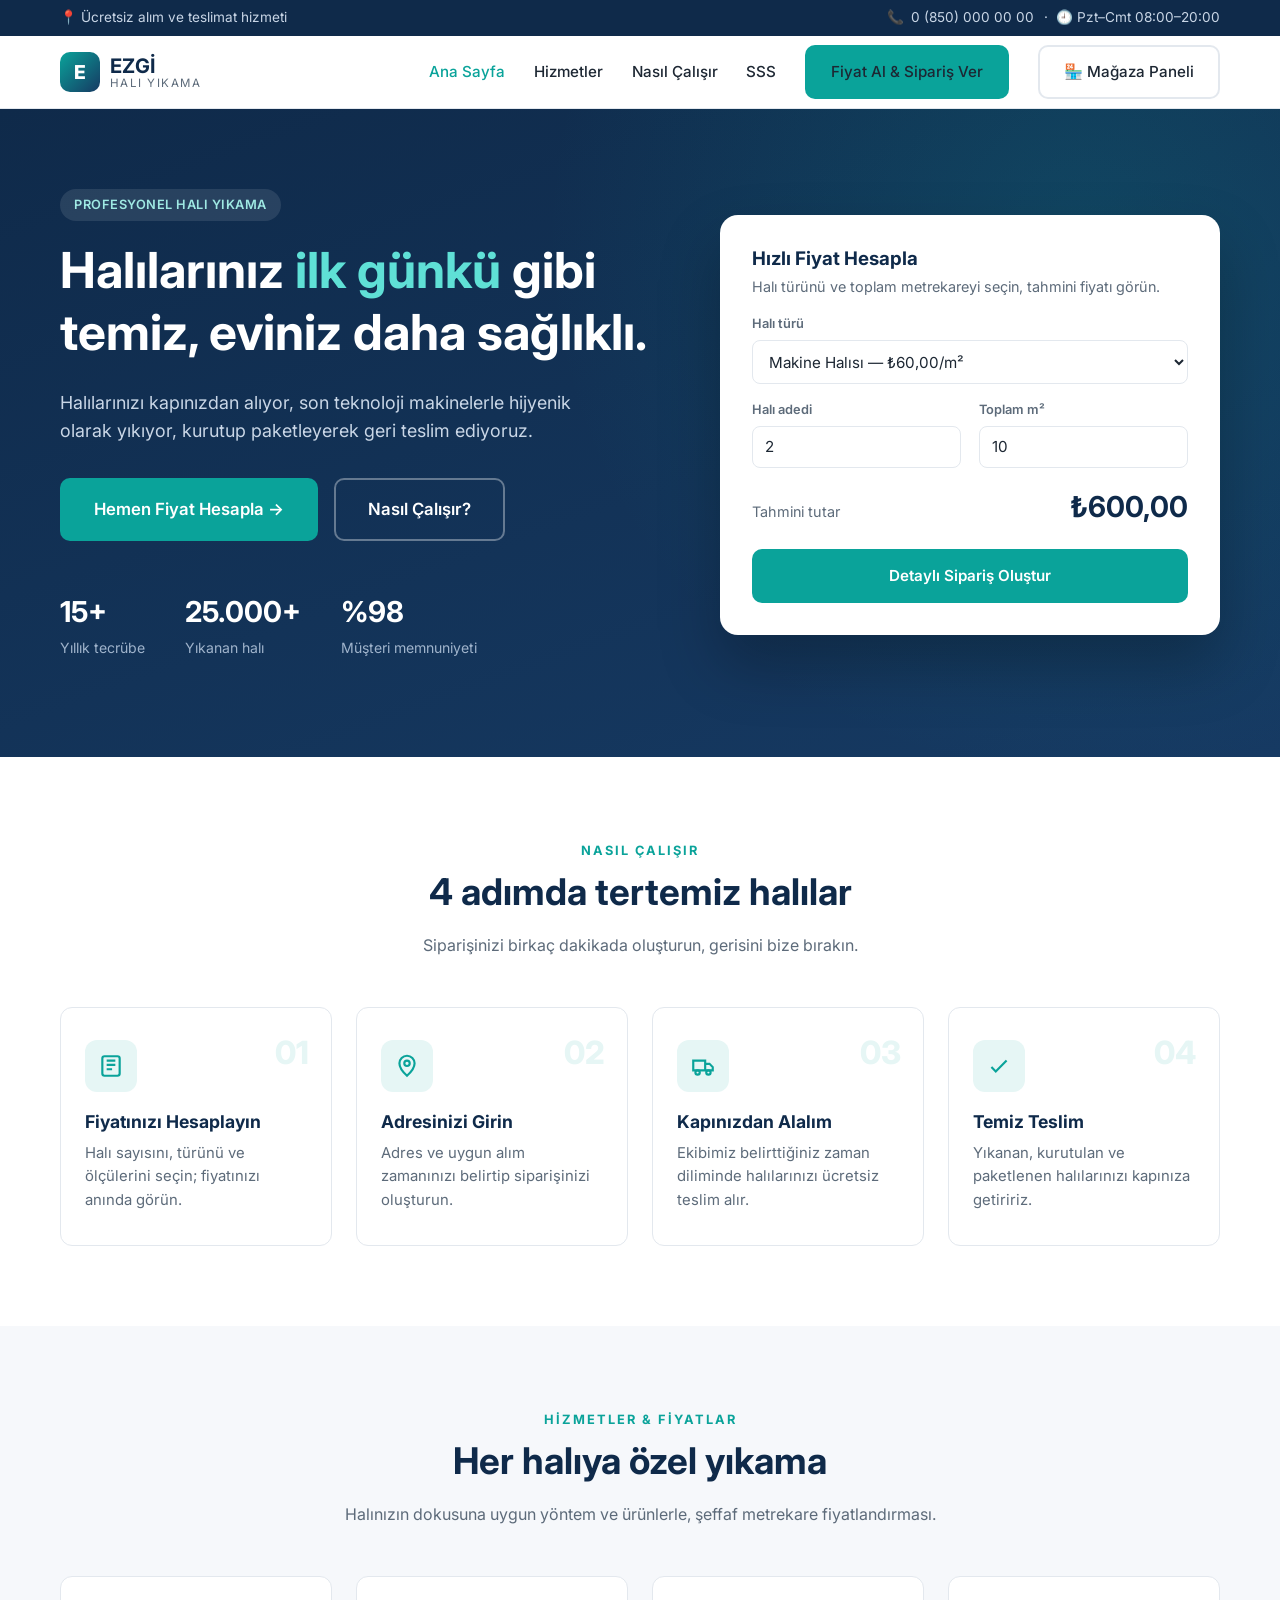
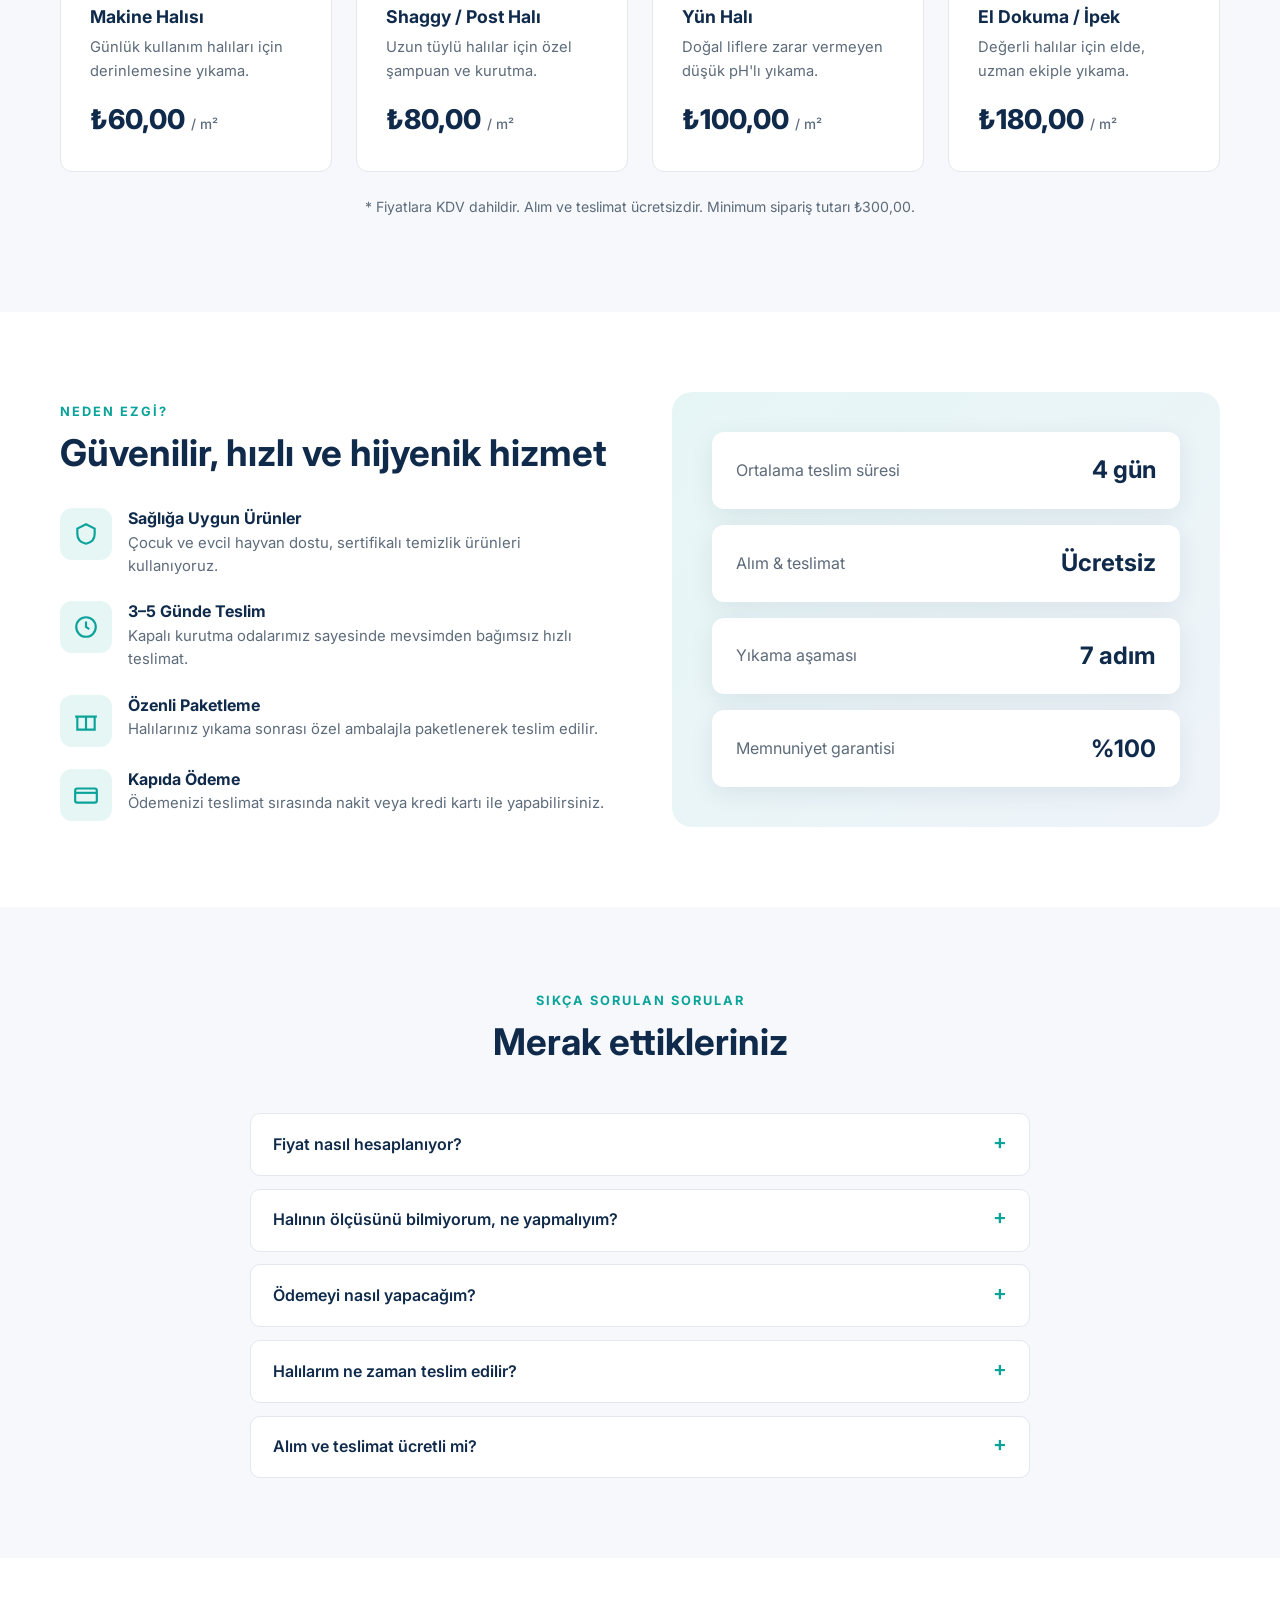
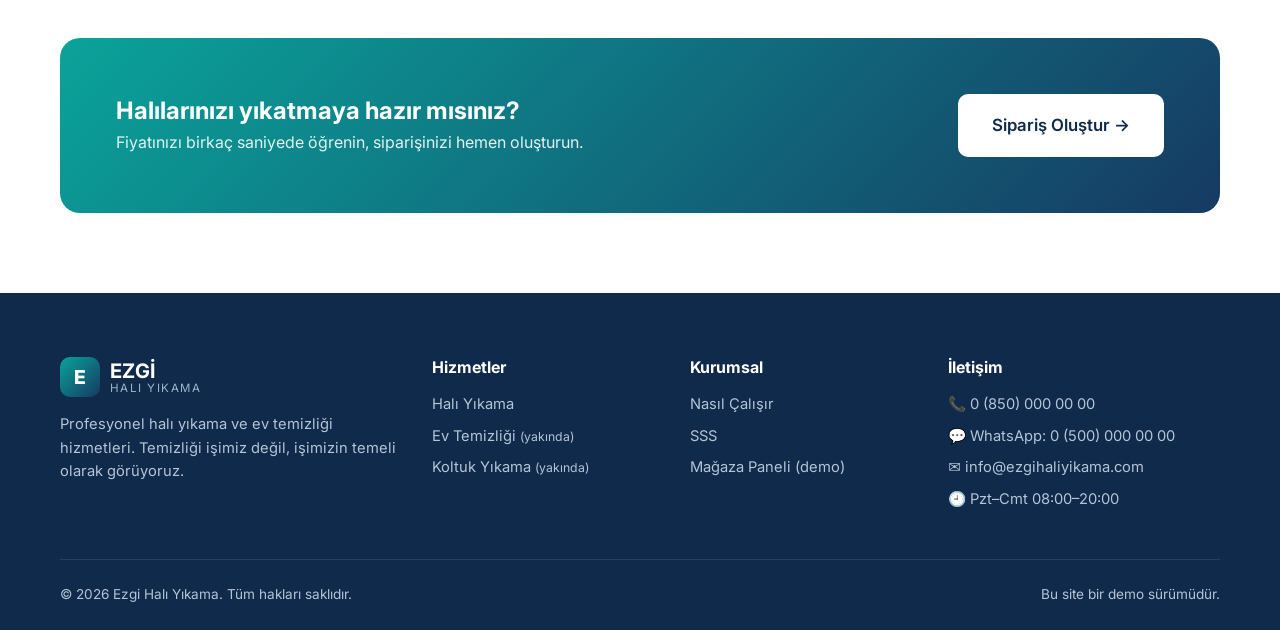
<file: index.html>
<!DOCTYPE html>
<html lang="tr">
<head>
  <meta charset="UTF-8" />
  <meta name="viewport" content="width=device-width, initial-scale=1.0" />
  <title>Ezgi Halı Yıkama | Profesyonel Halı Yıkama ve Ev Temizliği</title>
  <meta name="description" content="Ezgi Halı Yıkama: Ücretsiz servisle kapınızdan alıp, hijyenik olarak yıkayıp teslim ediyoruz. Fiyatınızı hemen hesaplayın, online sipariş verin." />
  <link rel="preconnect" href="https://fonts.googleapis.com" />
  <link href="https://fonts.googleapis.com/css2?family=Inter:wght@400;500;600;700;800&display=swap" rel="stylesheet" />
  <link rel="stylesheet" href="css/style.css" />
</head>
<body>

  <!-- Üst bilgi -->
  <div class="topbar">
    <div class="container">
      <span>📍 Ücretsiz alım ve teslimat hizmeti</span>
      <span>📞 <span class="js-phone">0 (850) 000 00 00</span> &nbsp;·&nbsp; 🕘 Pzt–Cmt 08:00–20:00</span>
    </div>
  </div>

  <!-- Header -->
  <header class="header">
    <div class="container">
      <a href="index.html" class="logo">
        <div class="logo-mark">E</div>
        <div class="logo-text"><strong>EZGİ</strong><small>Halı Yıkama</small></div>
      </a>
      <nav class="nav">
        <a href="index.html" class="active">Ana Sayfa</a>
        <a href="#hizmetler">Hizmetler</a>
        <a href="#nasil">Nasıl Çalışır</a>
        <a href="#sss">SSS</a>
        <a href="siparis.html" class="btn btn-primary">Fiyat Al & Sipariş Ver</a>
        <a href="panel.html" class="btn btn-outline" title="Mağaza paneline geç (demo)">🏪 Mağaza Paneli</a>
      </nav>
      <button class="nav-toggle" aria-label="Menü"><span></span><span></span><span></span></button>
    </div>
  </header>

  <!-- Hero -->
  <section class="hero">
    <div class="container">
      <div>
        <span class="badge">PROFESYONEL HALI YIKAMA</span>
        <h1>Halılarınız <em>ilk günkü</em> gibi temiz, eviniz daha sağlıklı.</h1>
        <p class="lead">Halılarınızı kapınızdan alıyor, son teknoloji makinelerle hijyenik olarak yıkıyor, kurutup paketleyerek geri teslim ediyoruz.</p>
        <div class="hero-actions">
          <a href="siparis.html" class="btn btn-primary btn-lg">Hemen Fiyat Hesapla →</a>
          <a href="#nasil" class="btn btn-outline btn-lg">Nasıl Çalışır?</a>
        </div>
        <div class="hero-stats">
          <div><strong>15+</strong><span>Yıllık tecrübe</span></div>
          <div><strong>25.000+</strong><span>Yıkanan halı</span></div>
          <div><strong>%98</strong><span>Müşteri memnuniyeti</span></div>
        </div>
      </div>

      <!-- Hızlı hesaplama kartı -->
      <div class="hero-card">
        <h3>Hızlı Fiyat Hesapla</h3>
        <p class="muted">Halı türünü ve toplam metrekareyi seçin, tahmini fiyatı görün.</p>
        <div class="field" style="margin-top:1rem">
          <label for="qType">Halı türü</label>
          <select id="qType"></select>
        </div>
        <div class="form-grid" style="margin-top:1rem">
          <div class="field">
            <label for="qCount">Halı adedi</label>
            <input id="qCount" type="number" min="1" value="2" />
          </div>
          <div class="field">
            <label for="qM2">Toplam m²</label>
            <input id="qM2" type="number" min="1" step="0.5" value="10" />
          </div>
        </div>
        <div class="summary-total">
          <span class="muted">Tahmini tutar</span>
          <strong id="qTotal">—</strong>
        </div>
        <a href="siparis.html" id="qGo" class="btn btn-primary" style="width:100%;margin-top:1.2rem">Detaylı Sipariş Oluştur</a>
      </div>
    </div>
  </section>

  <!-- Nasıl çalışır -->
  <section id="nasil">
    <div class="container">
      <div class="section-head">
        <span class="eyebrow">Nasıl Çalışır</span>
        <h2>4 adımda tertemiz halılar</h2>
        <p class="muted">Siparişinizi birkaç dakikada oluşturun, gerisini bize bırakın.</p>
      </div>
      <div class="steps">
        <div class="step">
          <div class="icon"><svg viewBox="0 0 24 24" fill="none" stroke="currentColor" stroke-width="2"><rect x="4" y="3" width="16" height="18" rx="2"/><path d="M8 7h8M8 11h8M8 15h5"/></svg></div>
          <h3>Fiyatınızı Hesaplayın</h3>
          <p>Halı sayısını, türünü ve ölçülerini seçin; fiyatınızı anında görün.</p>
        </div>
        <div class="step">
          <div class="icon"><svg viewBox="0 0 24 24" fill="none" stroke="currentColor" stroke-width="2"><path d="M12 21s-7-6.2-7-11.5A7 7 0 0 1 19 9.5C19 14.8 12 21 12 21Z"/><circle cx="12" cy="9.5" r="2.5"/></svg></div>
          <h3>Adresinizi Girin</h3>
          <p>Adres ve uygun alım zamanınızı belirtip siparişinizi oluşturun.</p>
        </div>
        <div class="step">
          <div class="icon"><svg viewBox="0 0 24 24" fill="none" stroke="currentColor" stroke-width="2"><path d="M3 7h11v9H3zM14 10h4l3 3v3h-7"/><circle cx="7" cy="18" r="2"/><circle cx="17" cy="18" r="2"/></svg></div>
          <h3>Kapınızdan Alalım</h3>
          <p>Ekibimiz belirttiğiniz zaman diliminde halılarınızı ücretsiz teslim alır.</p>
        </div>
        <div class="step">
          <div class="icon"><svg viewBox="0 0 24 24" fill="none" stroke="currentColor" stroke-width="2"><path d="M5 13l4 4L19 7"/></svg></div>
          <h3>Temiz Teslim</h3>
          <p>Yıkanan, kurutulan ve paketlenen halılarınızı kapınıza getiririz.</p>
        </div>
      </div>
    </div>
  </section>

  <!-- Hizmetler & fiyatlar -->
  <section id="hizmetler" class="bg-soft">
    <div class="container">
      <div class="section-head">
        <span class="eyebrow">Hizmetler & Fiyatlar</span>
        <h2>Her halıya özel yıkama</h2>
        <p class="muted">Halınızın dokusuna uygun yöntem ve ürünlerle, şeffaf metrekare fiyatlandırması.</p>
      </div>
      <div class="cards" id="serviceCards"></div>
      <p class="muted" style="text-align:center;margin-top:1.5rem;font-size:.88rem">
        * Fiyatlara KDV dahildir. Alım ve teslimat ücretsizdir. Minimum sipariş tutarı <span id="minOrderTxt"></span>.
      </p>
    </div>
  </section>

  <!-- Neden biz -->
  <section>
    <div class="container why">
      <div>
        <div class="section-head" style="text-align:left;margin:0 0 2rem">
          <span class="eyebrow">Neden Ezgi?</span>
          <h2>Güvenilir, hızlı ve hijyenik hizmet</h2>
        </div>
        <div class="why-list">
          <div class="why-item">
            <div class="icon"><svg viewBox="0 0 24 24" fill="none" stroke="currentColor" stroke-width="2"><path d="M12 3l8 4v5c0 5-3.5 8-8 9-4.5-1-8-4-8-9V7z"/></svg></div>
            <div><h4>Sağlığa Uygun Ürünler</h4><p>Çocuk ve evcil hayvan dostu, sertifikalı temizlik ürünleri kullanıyoruz.</p></div>
          </div>
          <div class="why-item">
            <div class="icon"><svg viewBox="0 0 24 24" fill="none" stroke="currentColor" stroke-width="2"><circle cx="12" cy="12" r="9"/><path d="M12 7v5l3 2"/></svg></div>
            <div><h4>3–5 Günde Teslim</h4><p>Kapalı kurutma odalarımız sayesinde mevsimden bağımsız hızlı teslimat.</p></div>
          </div>
          <div class="why-item">
            <div class="icon"><svg viewBox="0 0 24 24" fill="none" stroke="currentColor" stroke-width="2"><path d="M20 12V8H4v4M4 12v8h16v-8M2 8h20M12 8v12"/></svg></div>
            <div><h4>Özenli Paketleme</h4><p>Halılarınız yıkama sonrası özel ambalajla paketlenerek teslim edilir.</p></div>
          </div>
          <div class="why-item">
            <div class="icon"><svg viewBox="0 0 24 24" fill="none" stroke="currentColor" stroke-width="2"><rect x="2" y="6" width="20" height="13" rx="2"/><path d="M2 10h20"/></svg></div>
            <div><h4>Kapıda Ödeme</h4><p>Ödemenizi teslimat sırasında nakit veya kredi kartı ile yapabilirsiniz.</p></div>
          </div>
        </div>
      </div>
      <div class="why-visual">
        <div class="stat"><span class="muted">Ortalama teslim süresi</span><strong>4 gün</strong></div>
        <div class="stat"><span class="muted">Alım & teslimat</span><strong>Ücretsiz</strong></div>
        <div class="stat"><span class="muted">Yıkama aşaması</span><strong>7 adım</strong></div>
        <div class="stat"><span class="muted">Memnuniyet garantisi</span><strong>%100</strong></div>
      </div>
    </div>
  </section>

  <!-- SSS -->
  <section id="sss" class="bg-soft">
    <div class="container">
      <div class="section-head">
        <span class="eyebrow">Sıkça Sorulan Sorular</span>
        <h2>Merak ettikleriniz</h2>
      </div>
      <div class="faq">
        <details>
          <summary>Fiyat nasıl hesaplanıyor?</summary>
          <p>Fiyat, halı türüne göre belirlenen metrekare birim fiyatı ile halının metrekaresinin çarpılmasıyla hesaplanır. Sipariş ekranında her halı için ayrı ayrı hesaplama görürsünüz.</p>
        </details>
        <details>
          <summary>Halının ölçüsünü bilmiyorum, ne yapmalıyım?</summary>
          <p>Hazır ölçülerden size en yakın olanı seçebilirsiniz. Halılar teslim alınırken ekibimiz tarafından ölçülür; kesin tutar bu ölçüme göre belirlenir ve size bildirilir.</p>
        </details>
        <details>
          <summary>Ödemeyi nasıl yapacağım?</summary>
          <p>Şu an online ödeme bulunmamaktadır. Ödemenizi halılarınız teslim edilirken nakit veya kredi kartı ile yapabilirsiniz.</p>
        </details>
        <details>
          <summary>Halılarım ne zaman teslim edilir?</summary>
          <p>Halılarınız teslim alındıktan sonra ortalama 3–5 iş günü içinde yıkanıp kurutularak adresinize teslim edilir.</p>
        </details>
        <details>
          <summary>Alım ve teslimat ücretli mi?</summary>
          <p>Hayır. Hizmet bölgemiz içinde alım ve teslimat tamamen ücretsizdir.</p>
        </details>
      </div>
    </div>
  </section>

  <!-- CTA -->
  <section>
    <div class="container">
      <div class="cta">
        <div>
          <h2>Halılarınızı yıkatmaya hazır mısınız?</h2>
          <p>Fiyatınızı birkaç saniyede öğrenin, siparişinizi hemen oluşturun.</p>
        </div>
        <a href="siparis.html" class="btn btn-light btn-lg">Sipariş Oluştur →</a>
      </div>
    </div>
  </section>

  <!-- Footer -->
  <footer class="footer">
    <div class="container">
      <div class="footer-grid">
        <div>
          <div class="logo" style="margin-bottom:1rem">
            <div class="logo-mark">E</div>
            <div class="logo-text"><strong>EZGİ</strong><small style="color:#9fb3cb">Halı Yıkama</small></div>
          </div>
          <p>Profesyonel halı yıkama ve ev temizliği hizmetleri. Temizliği işimiz değil, işimizin temeli olarak görüyoruz.</p>
        </div>
        <div>
          <h4>Hizmetler</h4>
          <ul>
            <li><a href="#hizmetler">Halı Yıkama</a></li>
            <li><a href="#" title="Yakında">Ev Temizliği <small>(yakında)</small></a></li>
            <li><a href="#" title="Yakında">Koltuk Yıkama <small>(yakında)</small></a></li>
          </ul>
        </div>
        <div>
          <h4>Kurumsal</h4>
          <ul>
            <li><a href="#nasil">Nasıl Çalışır</a></li>
            <li><a href="#sss">SSS</a></li>
            <li><a href="panel.html">Mağaza Paneli (demo)</a></li>
          </ul>
        </div>
        <div>
          <h4>İletişim</h4>
          <ul>
            <li>📞 <span class="js-phone">0 (850) 000 00 00</span></li>
            <li>💬 WhatsApp: <span class="js-wa"></span></li>
            <li>✉️ <span class="js-mail"></span></li>
            <li>🕘 Pzt–Cmt 08:00–20:00</li>
          </ul>
        </div>
      </div>
      <div class="footer-bottom">
        <span>© <span data-year></span> Ezgi Halı Yıkama. Tüm hakları saklıdır.</span>
        <span>Bu site bir demo sürümüdür.</span>
      </div>
    </div>
  </footer>

  <script src="js/data.js"></script>
  <script>
    // Hizmet kartları
    document.getElementById("serviceCards").innerHTML = EZGI.rugTypes.map(t => `
      <div class="card">
        <h3>${t.name}</h3>
        <p>${t.desc}</p>
        <div class="price">${fmtTL(t.price)} <small>/ m²</small></div>
      </div>`).join("");
    document.getElementById("minOrderTxt").textContent = fmtTL(EZGI.minOrder);
    document.querySelectorAll(".js-phone").forEach(e => e.textContent = EZGI.phone);
    document.querySelectorAll(".js-wa").forEach(e => e.textContent = EZGI.whatsapp);
    document.querySelectorAll(".js-mail").forEach(e => e.textContent = EZGI.email);

    // Hızlı hesaplama
    const qType = document.getElementById("qType");
    qType.innerHTML = EZGI.rugTypes.map(t => `<option value="${t.id}">${t.name} — ${fmtTL(t.price)}/m²</option>`).join("");
    const qCount = document.getElementById("qCount"), qM2 = document.getElementById("qM2");
    function quick() {
      const m2 = Math.max(0, parseFloat(qM2.value) || 0);
      const total = m2 * getRugType(qType.value).price;
      document.getElementById("qTotal").textContent = m2 ? fmtTL(Math.max(total, EZGI.minOrder)) : "—";
      document.getElementById("qGo").href = `siparis.html?tur=${qType.value}&adet=${parseInt(qCount.value) || 1}&m2=${m2}`;
    }
    [qType, qCount, qM2].forEach(el => el.addEventListener("input", quick));
    quick();
  </script>
</body>
</html>
</file>
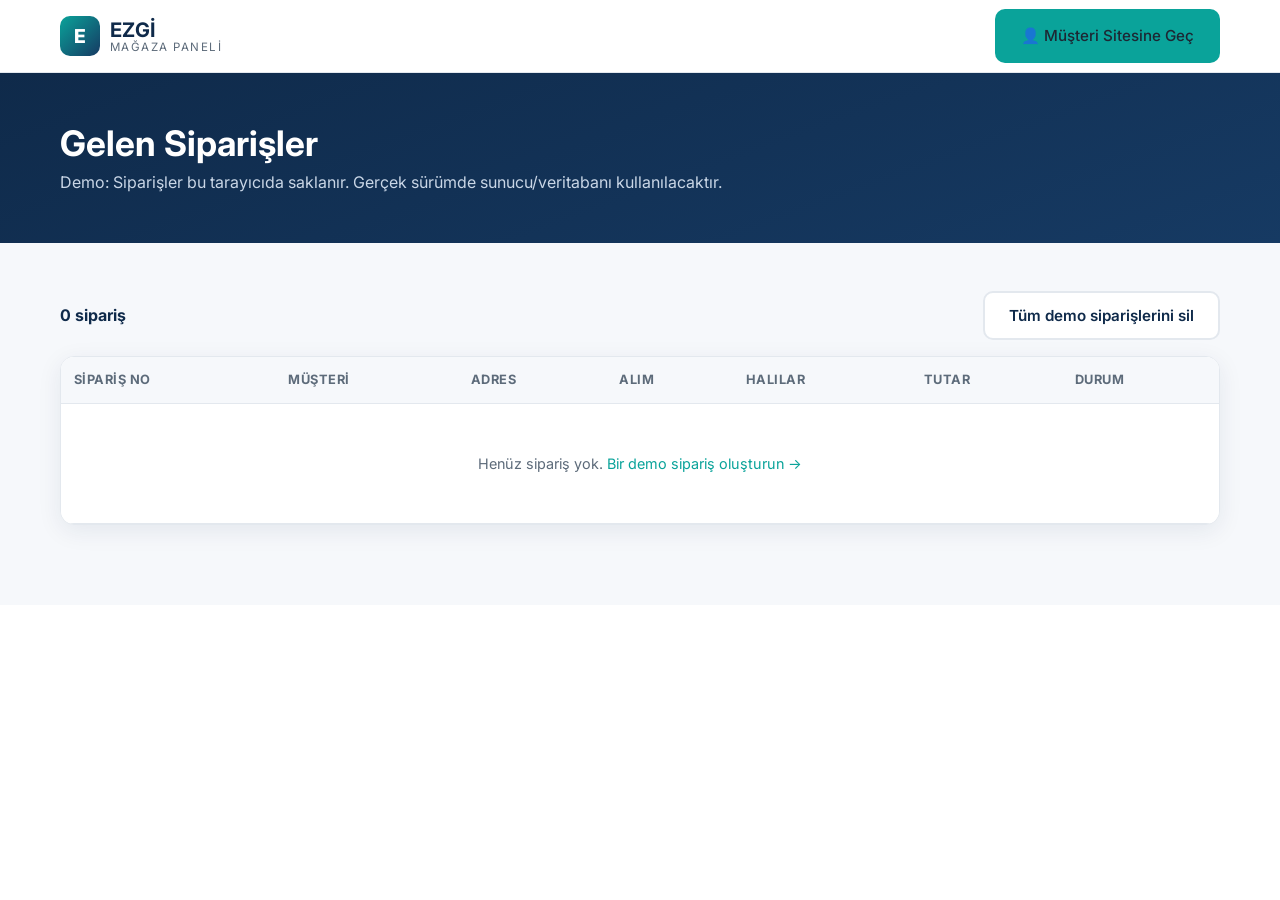
<file: panel.html>
<!DOCTYPE html>
<html lang="tr">
<head>
  <meta charset="UTF-8" />
  <meta name="viewport" content="width=device-width, initial-scale=1.0" />
  <title>Mağaza Paneli (Demo) | Ezgi Halı Yıkama</title>
  <link rel="preconnect" href="https://fonts.googleapis.com" />
  <link href="https://fonts.googleapis.com/css2?family=Inter:wght@400;500;600;700;800&display=swap" rel="stylesheet" />
  <link rel="stylesheet" href="css/style.css" />
</head>
<body>
  <header class="header">
    <div class="container">
      <a href="index.html" class="logo">
        <div class="logo-mark">E</div>
        <div class="logo-text"><strong>EZGİ</strong><small>Mağaza Paneli</small></div>
      </a>
      <nav class="nav" style="display:flex;position:static;flex-direction:row;padding:0;border:0">
        <a href="index.html" class="btn btn-primary">👤 Müşteri Sitesine Geç</a>
      </nav>
    </div>
  </header>

  <div class="page-head">
    <div class="container">
      <h1>Gelen Siparişler</h1>
      <p>Demo: Siparişler bu tarayıcıda saklanır. Gerçek sürümde sunucu/veritabanı kullanılacaktır.</p>
    </div>
  </div>

  <main class="order-wrap">
    <div class="container">
      <div style="display:flex;justify-content:space-between;align-items:center;margin-bottom:1rem;gap:1rem;flex-wrap:wrap">
        <strong id="countTxt" style="color:var(--navy)"></strong>
        <button class="btn btn-outline" id="clearAll">Tüm demo siparişlerini sil</button>
      </div>
      <div class="panel" style="padding:0;overflow-x:auto">
        <table class="admin-table">
          <thead>
            <tr><th>Sipariş No</th><th>Müşteri</th><th>Adres</th><th>Alım</th><th>Halılar</th><th>Tutar</th><th>Durum</th></tr>
          </thead>
          <tbody id="rows"></tbody>
        </table>
      </div>
    </div>
  </main>

  <script src="js/data.js"></script>
  <script>
    const esc = (s) => String(s ?? "").replace(/[&<>"']/g, (c) => ({ "&": "&amp;", "<": "&lt;", ">": "&gt;", '"': "&quot;", "'": "&#39;" }[c]));
    const STATUS = { new: "Yeni", picked: "Teslim alındı", done: "Teslim edildi" };

    function render() {
      const orders = loadOrders();
      document.getElementById("countTxt").textContent = `${orders.length} sipariş`;
      document.getElementById("rows").innerHTML = orders.length ? orders.map((o, i) => {
        const c = o.customer;
        return `<tr>
          <td><strong>${esc(o.no)}</strong><br><small class="muted">${new Date(o.createdAt).toLocaleString("tr-TR")}</small></td>
          <td>${esc(c.name)}<br><small class="muted">${esc(c.phone)}</small></td>
          <td>${esc(c.neighborhood)} Mah., ${esc(c.address)}<br>${esc(c.district)} / ${esc(c.city)}${c.note ? `<br><small class="muted">Not: ${esc(c.note)}</small>` : ""}</td>
          <td>${new Date(c.date + "T00:00").toLocaleDateString("tr-TR")}<br><small class="muted">${esc(c.slot)}</small></td>
          <td>${o.rugs.map(r => `${r.qty} × ${esc(r.typeName)} (${fmtM2(r.m2)})`).join("<br>")}</td>
          <td><strong>${fmtTL(o.totals.total)}</strong><br><small class="muted">${esc(o.payment)}</small></td>
          <td>
            <span class="status status-${o.status}">${STATUS[o.status]}</span><br>
            <select data-i="${i}" style="margin-top:.4rem">
              ${Object.entries(STATUS).map(([k, v]) => `<option value="${k}" ${k === o.status ? "selected" : ""}>${v}</option>`).join("")}
            </select>
          </td>
        </tr>`;
      }).join("") : `<tr><td colspan="7" class="muted" style="text-align:center;padding:3rem">Henüz sipariş yok. <a href="siparis.html" style="color:var(--teal)">Bir demo sipariş oluşturun →</a></td></tr>`;
    }

    document.getElementById("rows").addEventListener("change", (e) => {
      if (!e.target.dataset.i) return;
      const orders = loadOrders();
      orders[+e.target.dataset.i].status = e.target.value;
      saveOrders(orders);
      render();
    });
    document.getElementById("clearAll").addEventListener("click", () => {
      if (confirm("Tüm demo siparişleri silinsin mi?")) { saveOrders([]); render(); }
    });
    render();
  </script>
</body>
</html>
</file>
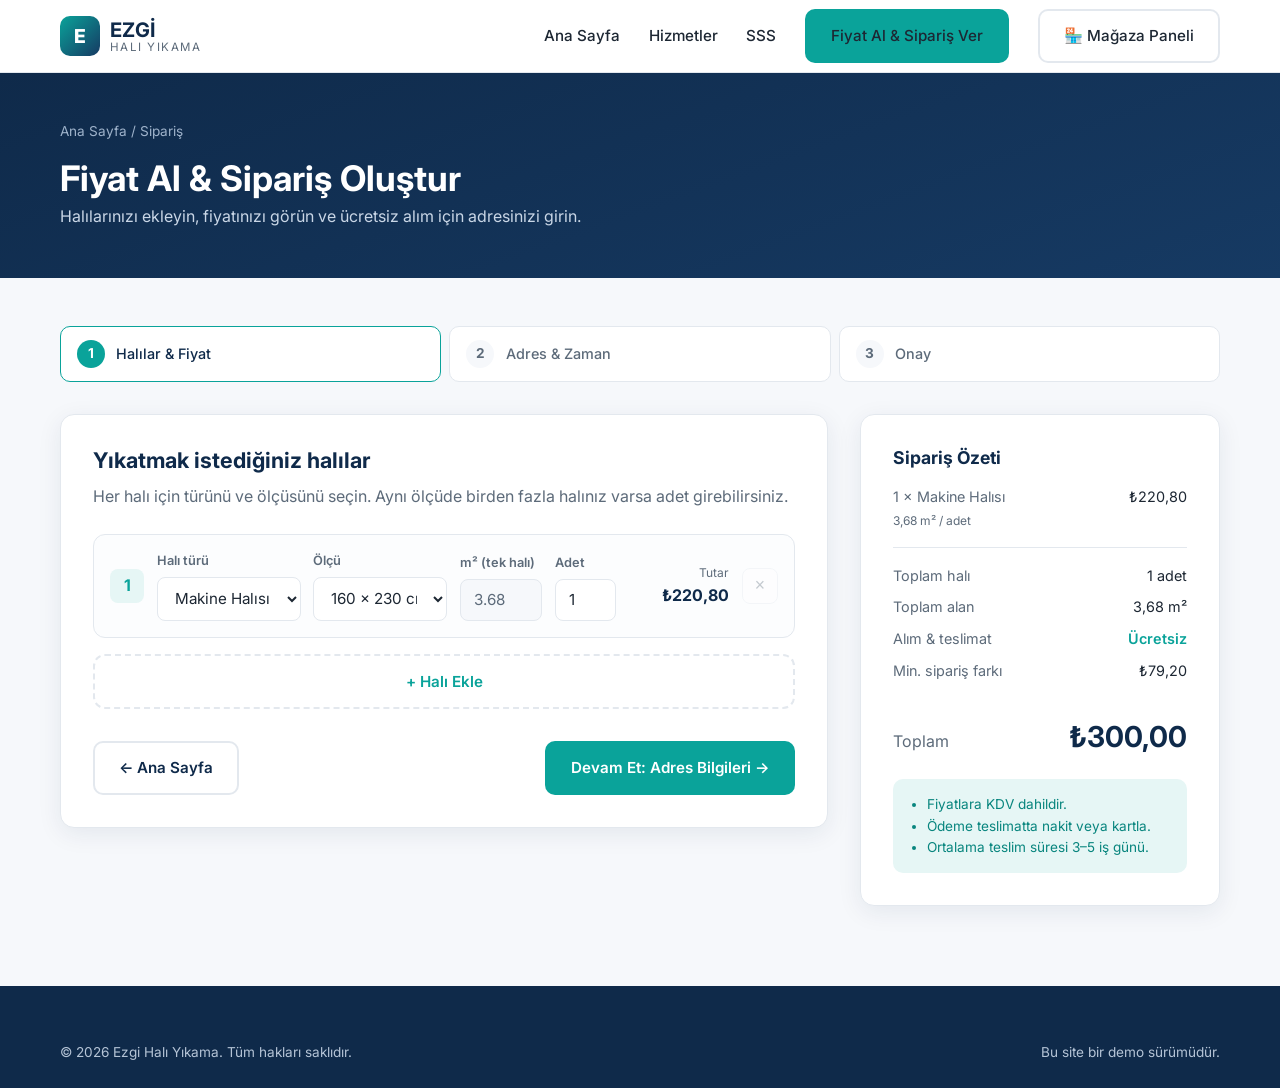
<file: siparis.html>
<!DOCTYPE html>
<html lang="tr">
<head>
  <meta charset="UTF-8" />
  <meta name="viewport" content="width=device-width, initial-scale=1.0" />
  <title>Fiyat Al & Sipariş Ver | Ezgi Halı Yıkama</title>
  <link rel="preconnect" href="https://fonts.googleapis.com" />
  <link href="https://fonts.googleapis.com/css2?family=Inter:wght@400;500;600;700;800&display=swap" rel="stylesheet" />
  <link rel="stylesheet" href="css/style.css" />
</head>
<body>

  <header class="header">
    <div class="container">
      <a href="index.html" class="logo">
        <div class="logo-mark">E</div>
        <div class="logo-text"><strong>EZGİ</strong><small>Halı Yıkama</small></div>
      </a>
      <nav class="nav">
        <a href="index.html">Ana Sayfa</a>
        <a href="index.html#hizmetler">Hizmetler</a>
        <a href="index.html#sss">SSS</a>
        <a href="siparis.html" class="btn btn-primary">Fiyat Al & Sipariş Ver</a>
        <a href="panel.html" class="btn btn-outline" title="Mağaza paneline geç (demo)">🏪 Mağaza Paneli</a>
      </nav>
      <button class="nav-toggle" aria-label="Menü"><span></span><span></span><span></span></button>
    </div>
  </header>

  <div class="page-head">
    <div class="container">
      <div class="breadcrumb"><a href="index.html">Ana Sayfa</a> / Sipariş</div>
      <h1>Fiyat Al & Sipariş Oluştur</h1>
      <p>Halılarınızı ekleyin, fiyatınızı görün ve ücretsiz alım için adresinizi girin.</p>
    </div>
  </div>

  <main class="order-wrap">
    <div class="container">

      <div class="progress" id="progress">
        <div class="progress-step active" data-step="1"><span class="num">1</span><span class="label">Halılar & Fiyat</span></div>
        <div class="progress-step" data-step="2"><span class="num">2</span><span class="label">Adres & Zaman</span></div>
        <div class="progress-step" data-step="3"><span class="num">3</span><span class="label">Onay</span></div>
      </div>

      <div class="order-grid">
        <div>
          <!-- ADIM 1: Halılar -->
          <div class="panel" data-panel="1">
            <h2>Yıkatmak istediğiniz halılar</h2>
            <p class="muted">Her halı için türünü ve ölçüsünü seçin. Aynı ölçüde birden fazla halınız varsa adet girebilirsiniz.</p>
            <div class="rug-list" id="rugList"></div>
            <button type="button" class="add-rug" id="addRug">+ Halı Ekle</button>
            <div class="panel-actions">
              <a href="index.html" class="btn btn-outline">← Ana Sayfa</a>
              <button type="button" class="btn btn-primary" id="toStep2">Devam Et: Adres Bilgileri →</button>
            </div>
          </div>

          <!-- ADIM 2: Adres -->
          <form class="panel hidden" data-panel="2" id="addressForm" novalidate>
            <h2>İletişim ve adres bilgileri</h2>
            <p class="muted">Ekibimiz halılarınızı bu adresten teslim alacaktır.</p>
            <div class="form-grid">
              <div class="field">
                <label for="name">Ad Soyad *</label>
                <input id="name" name="name" autocomplete="name" required />
                <span class="err">Lütfen adınızı ve soyadınızı girin.</span>
              </div>
              <div class="field">
                <label for="phone">Telefon *</label>
                <input id="phone" name="phone" type="tel" placeholder="05xx xxx xx xx" autocomplete="tel" required />
                <span class="err">Geçerli bir telefon numarası girin.</span>
              </div>
              <div class="field">
                <label for="city">İl *</label>
                <input id="city" name="city" autocomplete="address-level1" required />
                <span class="err">İl gereklidir.</span>
              </div>
              <div class="field">
                <label for="district">İlçe *</label>
                <input id="district" name="district" autocomplete="address-level2" required />
                <span class="err">İlçe gereklidir.</span>
              </div>
              <div class="field full">
                <label for="neighborhood">Mahalle *</label>
                <input id="neighborhood" name="neighborhood" required />
                <span class="err">Mahalle gereklidir.</span>
              </div>
              <div class="field full">
                <label for="address">Açık adres (sokak, bina no, daire no) *</label>
                <textarea id="address" name="address" rows="3" autocomplete="street-address" required></textarea>
                <span class="err">Açık adres gereklidir.</span>
              </div>
              <div class="field">
                <label for="date">Tercih edilen alım tarihi *</label>
                <input id="date" name="date" type="date" required />
                <span class="err">Bugünden sonraki bir tarih seçin (Pazar hariç).</span>
              </div>
              <div class="field">
                <label>Zaman aralığı *</label>
                <div class="slot-group">
                  <label><input type="radio" name="slot" value="09:00 – 12:00" checked /> 09–12</label>
                  <label><input type="radio" name="slot" value="12:00 – 15:00" /> 12–15</label>
                  <label><input type="radio" name="slot" value="15:00 – 18:00" /> 15–18</label>
                </div>
              </div>
              <div class="field full">
                <label for="note">Not (isteğe bağlı)</label>
                <textarea id="note" name="note" rows="2" placeholder="Örn. zile basmayın, kapıcıya bırakılacak, lekeli bölge var..."></textarea>
              </div>
            </div>
            <div class="panel-actions">
              <button type="button" class="btn btn-outline" data-goto="1">← Halılara Dön</button>
              <button type="submit" class="btn btn-primary">Devam Et: Onay →</button>
            </div>
          </form>

          <!-- ADIM 3: Onay -->
          <div class="panel hidden" data-panel="3">
            <h2>Siparişinizi kontrol edin</h2>
            <p class="muted">Bilgilerinizi kontrol edip siparişinizi onaylayın.</p>

            <div class="review-block">
              <h4>Halılar <button type="button" data-goto="1">Düzenle</button></h4>
              <table class="review-table" id="reviewRugs"></table>
            </div>

            <div class="review-block">
              <h4>Adres & Alım Zamanı <button type="button" data-goto="2">Düzenle</button></h4>
              <dl class="kv" id="reviewAddress"></dl>
            </div>

            <div class="pay-info">
              <span style="font-size:1.4rem">💳</span>
              <div>
                <strong>Ödeme teslimatta yapılır.</strong><br />
                Şu an online ödeme bulunmamaktadır. Ödemenizi halılarınız teslim edilirken nakit veya kredi kartı ile yapabilirsiniz.
                Kesin tutar, halılar teslim alınırken yapılan ölçüme göre belirlenir.
              </div>
            </div>

            <label class="check">
              <input type="checkbox" id="agree" />
              <span>Sipariş koşullarını ve kişisel verilerimin sipariş sürecinde işlenmesini (KVKK) kabul ediyorum.</span>
            </label>

            <div class="panel-actions">
              <button type="button" class="btn btn-outline" data-goto="2">← Geri</button>
              <button type="button" class="btn btn-primary btn-lg" id="submitOrder" disabled>Siparişi Onayla</button>
            </div>
          </div>

          <!-- BAŞARILI -->
          <div class="panel success hidden" data-panel="4">
            <div class="success-icon"><svg viewBox="0 0 24 24" fill="none" stroke="currentColor" stroke-width="2.5"><path d="M5 13l4 4L19 7"/></svg></div>
            <h2>Siparişiniz alındı!</h2>
            <p class="muted">Teşekkür ederiz. Ekibimiz alım saatini teyit etmek için sizi kısa süre içinde arayacaktır.</p>
            <div class="order-no" id="orderNo"></div>
            <p class="muted" id="successInfo"></p>
            <div class="panel-actions" style="justify-content:center">
              <a href="index.html" class="btn btn-outline">Ana Sayfaya Dön</a>
              <a href="siparis.html" class="btn btn-primary">Yeni Sipariş Oluştur</a>
            </div>
          </div>
        </div>

        <!-- Özet -->
        <aside class="panel summary" id="summary">
          <h3>Sipariş Özeti</h3>
          <div class="summary-lines" id="summaryLines"></div>
          <div class="summary-lines" style="border:0;padding-top:1rem">
            <div class="line"><span>Toplam halı</span><span id="sumCount">0 adet</span></div>
            <div class="line"><span>Toplam alan</span><span id="sumM2">0 m²</span></div>
            <div class="line"><span>Alım & teslimat</span><span style="color:var(--teal);font-weight:600">Ücretsiz</span></div>
            <div class="line hidden" id="minLine"><span>Min. sipariş farkı</span><span id="minDiff"></span></div>
          </div>
          <div class="summary-total">
            <span class="muted">Toplam</span>
            <strong id="sumTotal">₺0</strong>
          </div>
          <div class="summary-note">
            <ul>
              <li>Fiyatlara KDV dahildir.</li>
              <li>Ödeme teslimatta nakit veya kartla.</li>
              <li>Ortalama teslim süresi 3–5 iş günü.</li>
            </ul>
          </div>
        </aside>
      </div>
    </div>
  </main>

  <footer class="footer" style="padding-top:2rem">
    <div class="container">
      <div class="footer-bottom" style="margin-top:0;border:0">
        <span>© <span data-year></span> Ezgi Halı Yıkama. Tüm hakları saklıdır.</span>
        <span>Bu site bir demo sürümüdür.</span>
      </div>
    </div>
  </footer>

  <script src="js/data.js"></script>
  <script src="js/siparis.js"></script>
</body>
</html>
</file>
<file: css/style.css>
/* =========================================================
   Ezgi Halı Yıkama — Demo stil dosyası
   ========================================================= */
:root {
  --navy: #0f2a4a;
  --navy-2: #163a63;
  --teal: #0aa39a;
  --teal-dark: #08857e;
  --teal-soft: #e6f6f5;
  --ink: #1d2733;
  --muted: #5d6b7a;
  --line: #e3e8ee;
  --bg: #f6f8fb;
  --white: #ffffff;
  --danger: #d64545;
  --radius: 12px;
  --shadow: 0 6px 24px rgba(15, 42, 74, 0.08);
  --font: "Inter", "Segoe UI", system-ui, -apple-system, Roboto, Arial, sans-serif;
}

* { box-sizing: border-box; }
html { scroll-behavior: smooth; }
body {
  margin: 0;
  font-family: var(--font);
  color: var(--ink);
  background: var(--white);
  line-height: 1.6;
  -webkit-font-smoothing: antialiased;
}
img, svg { display: block; max-width: 100%; }
a { color: inherit; text-decoration: none; }
h1, h2, h3, h4 { color: var(--navy); line-height: 1.25; margin: 0 0 .5em; }
p { margin: 0 0 1em; }

.container { width: min(1160px, 92%); margin: 0 auto; }

/* ---------- Üst bilgi çubuğu ---------- */
.topbar {
  background: var(--navy);
  color: #c9d6e6;
  font-size: .85rem;
}
.topbar .container {
  display: flex; justify-content: space-between; gap: 1rem;
  padding: .45rem 0; flex-wrap: wrap;
}
.topbar span { display: inline-flex; align-items: center; gap: .4rem; }

/* ---------- Header ---------- */
.header {
  position: sticky; top: 0; z-index: 50;
  background: rgba(255,255,255,.96);
  backdrop-filter: blur(8px);
  border-bottom: 1px solid var(--line);
}
.header .container {
  display: flex; align-items: center; justify-content: space-between;
  height: 72px;
}
.logo { display: flex; align-items: center; gap: .6rem; }
.logo-mark {
  width: 40px; height: 40px; border-radius: 10px;
  background: linear-gradient(135deg, var(--teal), var(--navy-2));
  display: grid; place-items: center; color: #fff; font-weight: 800; font-size: 1.2rem;
}
.logo-text { display: flex; flex-direction: column; line-height: 1.1; }
.logo-text strong { color: var(--navy); font-size: 1.25rem; letter-spacing: .5px; }
.logo-text small { color: var(--muted); font-size: .72rem; letter-spacing: 1.5px; text-transform: uppercase; }

.nav { display: flex; align-items: center; gap: 1.8rem; }
.nav a { font-weight: 500; color: var(--ink); font-size: .95rem; }
.nav a:hover, .nav a.active { color: var(--teal); }
.nav-toggle { display: none; background: none; border: 0; cursor: pointer; padding: .4rem; }
.nav-toggle span { display: block; width: 24px; height: 2px; background: var(--navy); margin: 5px 0; }

/* ---------- Butonlar ---------- */
.btn {
  display: inline-flex; align-items: center; justify-content: center; gap: .5rem;
  padding: .8rem 1.5rem; border-radius: 10px;
  font-weight: 600; font-size: .95rem; font-family: inherit;
  border: 2px solid transparent; cursor: pointer; transition: .2s ease;
}
.btn-primary { background: var(--teal); color: #fff; }
.btn-primary:hover { background: var(--teal-dark); }
.btn-outline { border-color: var(--line); color: var(--navy); background: #fff; }
.btn-outline:hover { border-color: var(--navy); }
.btn-light { background: #fff; color: var(--navy); }
.btn-light:hover { background: var(--teal-soft); }
.btn-lg { padding: 1rem 2rem; font-size: 1.05rem; }
.btn:disabled { opacity: .5; cursor: not-allowed; }

/* ---------- Hero ---------- */
.hero {
  background:
    radial-gradient(circle at 85% 20%, rgba(10,163,154,.18), transparent 45%),
    linear-gradient(160deg, var(--navy) 0%, var(--navy-2) 100%);
  color: #fff;
  padding: 5rem 0 6rem;
  overflow: hidden;
}
.hero .container { display: grid; grid-template-columns: 1.1fr .9fr; gap: 3rem; align-items: center; }
.hero h1 { color: #fff; font-size: clamp(2rem, 4vw, 3.1rem); }
.hero h1 em { font-style: normal; color: #5fe0d6; }
.hero p.lead { color: #c9d6e6; font-size: 1.12rem; max-width: 520px; }
.badge {
  display: inline-block; padding: .35rem .9rem; border-radius: 999px;
  background: rgba(255,255,255,.1); color: #9fe9e3;
  font-size: .8rem; font-weight: 600; letter-spacing: .5px; margin-bottom: 1.2rem;
}
.hero-actions { display: flex; gap: 1rem; flex-wrap: wrap; margin-top: 2rem; }
.hero-actions .btn-outline { background: transparent; color: #fff; border-color: rgba(255,255,255,.35); }
.hero-actions .btn-outline:hover { border-color: #fff; }
.hero-stats { display: flex; gap: 2.5rem; margin-top: 3rem; flex-wrap: wrap; }
.hero-stats strong { display: block; font-size: 1.8rem; color: #fff; }
.hero-stats span { color: #9fb3cb; font-size: .88rem; }

.hero-card {
  background: #fff; color: var(--ink);
  border-radius: 18px; padding: 2rem;
  box-shadow: 0 30px 60px rgba(0,0,0,.25);
}
.hero-card h3 { margin-bottom: .3rem; }
.hero-card .muted { font-size: .9rem; }

/* ---------- Bölümler ---------- */
section { padding: 5rem 0; }
.section-head { text-align: center; max-width: 640px; margin: 0 auto 3rem; }
.section-head .eyebrow {
  color: var(--teal); font-weight: 700; font-size: .8rem;
  letter-spacing: 2px; text-transform: uppercase;
}
.section-head h2 { font-size: clamp(1.6rem, 3vw, 2.3rem); margin-top: .4rem; }
.muted { color: var(--muted); }
.bg-soft { background: var(--bg); }

/* Adımlar */
.steps { display: grid; grid-template-columns: repeat(4, 1fr); gap: 1.5rem; counter-reset: step; }
.step {
  background: #fff; border: 1px solid var(--line); border-radius: var(--radius);
  padding: 2rem 1.5rem; position: relative;
}
.step::before {
  counter-increment: step; content: "0" counter(step);
  position: absolute; top: 1.2rem; right: 1.4rem;
  font-size: 2rem; font-weight: 800; color: var(--teal-soft);
}
.icon {
  width: 52px; height: 52px; border-radius: 12px;
  background: var(--teal-soft); color: var(--teal);
  display: grid; place-items: center; margin-bottom: 1.2rem;
}
.icon svg { width: 26px; height: 26px; }
.step h3 { font-size: 1.1rem; }
.step p { color: var(--muted); font-size: .93rem; margin: 0; }

/* Hizmetler / fiyatlar */
.cards { display: grid; grid-template-columns: repeat(4, 1fr); gap: 1.5rem; }
.card {
  background: #fff; border: 1px solid var(--line); border-radius: var(--radius);
  padding: 1.8rem; transition: .2s ease;
}
.card:hover { box-shadow: var(--shadow); transform: translateY(-3px); }
.card h3 { font-size: 1.1rem; }
.card p { color: var(--muted); font-size: .92rem; }
.price { font-size: 1.7rem; font-weight: 800; color: var(--navy); }
.price small { font-size: .85rem; font-weight: 500; color: var(--muted); }

/* Neden biz */
.why { display: grid; grid-template-columns: 1fr 1fr; gap: 4rem; align-items: center; }
.why-list { display: grid; gap: 1.4rem; }
.why-item { display: flex; gap: 1rem; }
.why-item .icon { flex-shrink: 0; margin: 0; }
.why-item h4 { margin-bottom: .2rem; }
.why-item p { margin: 0; color: var(--muted); font-size: .93rem; }
.why-visual {
  background: linear-gradient(135deg, var(--teal-soft), #eef3f9);
  border-radius: 20px; padding: 2.5rem; display: grid; gap: 1rem;
}
.why-visual .stat {
  background: #fff; border-radius: 12px; padding: 1.2rem 1.5rem;
  display: flex; justify-content: space-between; align-items: center; box-shadow: var(--shadow);
}
.why-visual .stat strong { font-size: 1.5rem; color: var(--navy); }

/* SSS */
.faq { max-width: 780px; margin: 0 auto; display: grid; gap: .8rem; }
.faq details {
  background: #fff; border: 1px solid var(--line); border-radius: 10px; padding: 1.1rem 1.4rem;
}
.faq summary { cursor: pointer; font-weight: 600; color: var(--navy); list-style: none; display: flex; justify-content: space-between; }
.faq summary::after { content: "+"; color: var(--teal); font-size: 1.3rem; line-height: 1; }
.faq details[open] summary::after { content: "–"; }
.faq details p { margin: .8rem 0 0; color: var(--muted); }

/* CTA */
.cta {
  background: linear-gradient(135deg, var(--teal) 0%, var(--navy-2) 100%);
  color: #fff; border-radius: 20px; padding: 3.5rem;
  display: flex; justify-content: space-between; align-items: center; gap: 2rem; flex-wrap: wrap;
}
.cta h2 { color: #fff; margin: 0 0 .3rem; }
.cta p { margin: 0; color: #e0f3f2; }

/* ---------- Footer ---------- */
.footer { background: var(--navy); color: #b5c4d6; padding: 4rem 0 1.5rem; font-size: .92rem; }
.footer-grid { display: grid; grid-template-columns: 1.5fr 1fr 1fr 1.2fr; gap: 2rem; }
.footer h4 { color: #fff; font-size: 1rem; margin-bottom: 1rem; }
.footer ul { list-style: none; padding: 0; margin: 0; display: grid; gap: .5rem; }
.footer a:hover { color: #fff; }
.footer .logo-text strong { color: #fff; }
.footer-bottom {
  border-top: 1px solid rgba(255,255,255,.1); margin-top: 3rem; padding-top: 1.5rem;
  display: flex; justify-content: space-between; flex-wrap: wrap; gap: 1rem; font-size: .85rem;
}

/* =========================================================
   Sipariş sayfası
   ========================================================= */
.page-head {
  background: linear-gradient(160deg, var(--navy) 0%, var(--navy-2) 100%);
  color: #fff; padding: 3rem 0;
}
.page-head h1 { color: #fff; margin-bottom: .3rem; font-size: clamp(1.6rem, 3vw, 2.2rem); }
.page-head p { color: #c9d6e6; margin: 0; }
.breadcrumb { font-size: .85rem; color: #9fb3cb; margin-bottom: .8rem; }
.breadcrumb a:hover { color: #fff; }

.order-wrap { padding: 3rem 0 5rem; background: var(--bg); }
.order-grid { display: grid; grid-template-columns: 1fr 360px; gap: 2rem; align-items: start; }

/* İlerleme çubuğu */
.progress { display: flex; gap: .5rem; margin-bottom: 2rem; }
.progress-step {
  flex: 1; display: flex; align-items: center; gap: .7rem;
  background: #fff; border: 1px solid var(--line); border-radius: 10px; padding: .8rem 1rem;
  font-size: .9rem; color: var(--muted); font-weight: 500;
}
.progress-step .num {
  width: 28px; height: 28px; border-radius: 50%; flex-shrink: 0;
  display: grid; place-items: center; font-weight: 700; font-size: .85rem;
  background: var(--bg); color: var(--muted);
}
.progress-step.active { border-color: var(--teal); color: var(--navy); }
.progress-step.active .num { background: var(--teal); color: #fff; }
.progress-step.done .num { background: var(--navy); color: #fff; }

.panel {
  background: #fff; border: 1px solid var(--line); border-radius: 14px;
  padding: 2rem; box-shadow: var(--shadow);
}
.panel h2 { font-size: 1.35rem; }
.panel-actions { display: flex; justify-content: space-between; gap: 1rem; margin-top: 2rem; flex-wrap: wrap; }

/* Halı satırları */
.rug-list { display: grid; gap: 1rem; margin-top: 1.5rem; }
.rug-row {
  display: grid; grid-template-columns: 34px 1.4fr 1.3fr .8fr .6fr 100px 36px;
  gap: .8rem; align-items: end;
  border: 1px solid var(--line); border-radius: 12px; padding: 1rem;
  background: #fcfdfe;
}
.rug-index {
  width: 34px; height: 34px; border-radius: 8px; background: var(--teal-soft); color: var(--teal);
  display: grid; place-items: center; font-weight: 700; align-self: center;
}
.rug-total { text-align: right; align-self: center; }
.rug-total small { display: block; color: var(--muted); font-size: .75rem; }
.rug-total strong { color: var(--navy); }
.rug-remove {
  width: 36px; height: 36px; border-radius: 8px; border: 1px solid var(--line);
  background: #fff; color: var(--muted); cursor: pointer; align-self: center; font-size: 1.1rem;
}
.rug-remove:disabled { opacity: .35; cursor: not-allowed; }
.rug-remove:hover:not(:disabled) { color: var(--danger); border-color: var(--danger); }
.add-rug {
  margin-top: 1rem; width: 100%; padding: 1rem; border-radius: 12px;
  border: 2px dashed var(--line); background: transparent; color: var(--teal);
  font-weight: 600; font-family: inherit; font-size: .95rem; cursor: pointer;
}
.add-rug:hover { border-color: var(--teal); background: var(--teal-soft); }

/* Form elemanları */
.field { display: flex; flex-direction: column; gap: .35rem; }
.field label { font-size: .8rem; font-weight: 600; color: var(--muted); }
.field input, .field select, .field textarea {
  font-family: inherit; font-size: .95rem; color: var(--ink);
  border: 1px solid var(--line); border-radius: 8px; padding: .65rem .8rem; background: #fff;
  width: 100%;
}
.field input:focus, .field select:focus, .field textarea:focus {
  outline: none; border-color: var(--teal); box-shadow: 0 0 0 3px rgba(10,163,154,.15);
}
.field input:disabled { background: var(--bg); color: var(--muted); }
.field.invalid input, .field.invalid select, .field.invalid textarea { border-color: var(--danger); }
.field .err { color: var(--danger); font-size: .78rem; display: none; }
.field.invalid .err { display: block; }
.form-grid { display: grid; grid-template-columns: 1fr 1fr; gap: 1.1rem; margin-top: 1.5rem; }
.form-grid .full { grid-column: 1 / -1; }

.slot-group { display: flex; gap: .6rem; flex-wrap: wrap; }
.slot-group label {
  border: 1px solid var(--line); border-radius: 8px; padding: .6rem 1rem; cursor: pointer;
  font-size: .9rem; font-weight: 500; color: var(--ink); display: flex; gap: .4rem; align-items: center;
}
.slot-group input { accent-color: var(--teal); }
.slot-group label:has(input:checked) { border-color: var(--teal); background: var(--teal-soft); }

/* Özet kartı */
.summary { position: sticky; top: 96px; }
.summary h3 { font-size: 1.1rem; margin-bottom: 1rem; }
.summary-lines { display: grid; gap: .55rem; font-size: .9rem; border-bottom: 1px solid var(--line); padding-bottom: 1rem; }
.summary-lines .line { display: flex; justify-content: space-between; gap: 1rem; }
.summary-lines .line span:first-child { color: var(--muted); }
.summary-empty { color: var(--muted); font-size: .9rem; }
.summary-total { display: flex; justify-content: space-between; align-items: baseline; margin-top: 1rem; }
.summary-total strong { font-size: 1.8rem; color: var(--navy); }
.summary-note {
  margin-top: 1.2rem; background: var(--teal-soft); color: var(--teal-dark);
  border-radius: 10px; padding: .9rem 1rem; font-size: .85rem;
}
.summary-note ul { margin: 0; padding-left: 1.1rem; }

/* Onay ekranı */
.review-block { border: 1px solid var(--line); border-radius: 12px; padding: 1.2rem 1.4rem; margin-top: 1.2rem; }
.review-block h4 { display: flex; justify-content: space-between; font-size: 1rem; margin-bottom: .8rem; }
.review-block h4 button { background: none; border: 0; color: var(--teal); font-weight: 600; cursor: pointer; font-family: inherit; }
.review-table { width: 100%; border-collapse: collapse; font-size: .9rem; }
.review-table th, .review-table td { text-align: left; padding: .5rem .3rem; border-bottom: 1px solid var(--line); }
.review-table th { color: var(--muted); font-weight: 600; font-size: .8rem; }
.review-table td:last-child, .review-table th:last-child { text-align: right; }
.kv { display: grid; grid-template-columns: 140px 1fr; gap: .4rem 1rem; font-size: .92rem; }
.kv dt { color: var(--muted); }
.kv dd { margin: 0; }
.pay-info {
  display: flex; gap: 1rem; align-items: flex-start;
  background: #fff8e8; border: 1px solid #f3dfae; border-radius: 12px; padding: 1rem 1.2rem; margin-top: 1.2rem;
  font-size: .9rem; color: #7a5b14;
}
.check { display: flex; gap: .6rem; align-items: flex-start; margin-top: 1.2rem; font-size: .9rem; }
.check input { margin-top: .3rem; accent-color: var(--teal); }

/* Başarı */
.success { text-align: center; padding: 3rem 2rem; }
.success-icon {
  width: 84px; height: 84px; border-radius: 50%; background: var(--teal-soft); color: var(--teal);
  display: grid; place-items: center; margin: 0 auto 1.5rem;
}
.success-icon svg { width: 44px; height: 44px; }
.order-no {
  display: inline-block; background: var(--bg); border: 1px dashed var(--navy-2);
  border-radius: 10px; padding: .7rem 1.4rem; font-weight: 800; font-size: 1.3rem;
  color: var(--navy); letter-spacing: 1px; margin: 1rem 0 1.5rem;
}

.hidden { display: none !important; }

/* Panel (mağaza) */
.admin-table { width: 100%; border-collapse: collapse; font-size: .9rem; background: #fff; }
.admin-table th, .admin-table td { padding: .8rem; border-bottom: 1px solid var(--line); text-align: left; vertical-align: top; }
.admin-table th { background: var(--bg); color: var(--muted); font-size: .8rem; text-transform: uppercase; letter-spacing: .5px; }
.status { display: inline-block; padding: .2rem .6rem; border-radius: 999px; font-size: .78rem; font-weight: 600; }
.status-new { background: #e8f0fe; color: #1a56c4; }
.status-picked { background: #fff4e0; color: #a86400; }
.status-done { background: var(--teal-soft); color: var(--teal-dark); }
.admin-table select { font-family: inherit; padding: .3rem; border-radius: 6px; border: 1px solid var(--line); }

/* ---------- Duyarlı tasarım ---------- */
@media (max-width: 980px) {
  .hero .container, .why, .order-grid { grid-template-columns: 1fr; }
  .steps, .cards { grid-template-columns: repeat(2, 1fr); }
  .footer-grid { grid-template-columns: 1fr 1fr; }
  .summary { position: static; }
  .rug-row { grid-template-columns: 34px 1fr 1fr; }
  .rug-row .rug-total { grid-column: 2 / 3; text-align: left; }
}
@media (max-width: 720px) {
  .nav {
    position: absolute; top: 72px; left: 0; right: 0; background: #fff;
    flex-direction: column; padding: 1.5rem; gap: 1rem; border-bottom: 1px solid var(--line);
    display: none;
  }
  .nav.open { display: flex; }
  .nav-toggle { display: block; }
  .steps, .cards, .form-grid, .footer-grid { grid-template-columns: 1fr; }
  .progress-step .label { display: none; }
  .progress-step { justify-content: center; }
  .cta { padding: 2rem; }
  .panel { padding: 1.4rem; }
  .kv { grid-template-columns: 1fr; }
  .topbar .container { justify-content: center; }
  .rug-row { grid-template-columns: 34px 1fr; }
  .rug-row .field, .rug-row .rug-total { grid-column: 2 / 3; }
}
</file>
